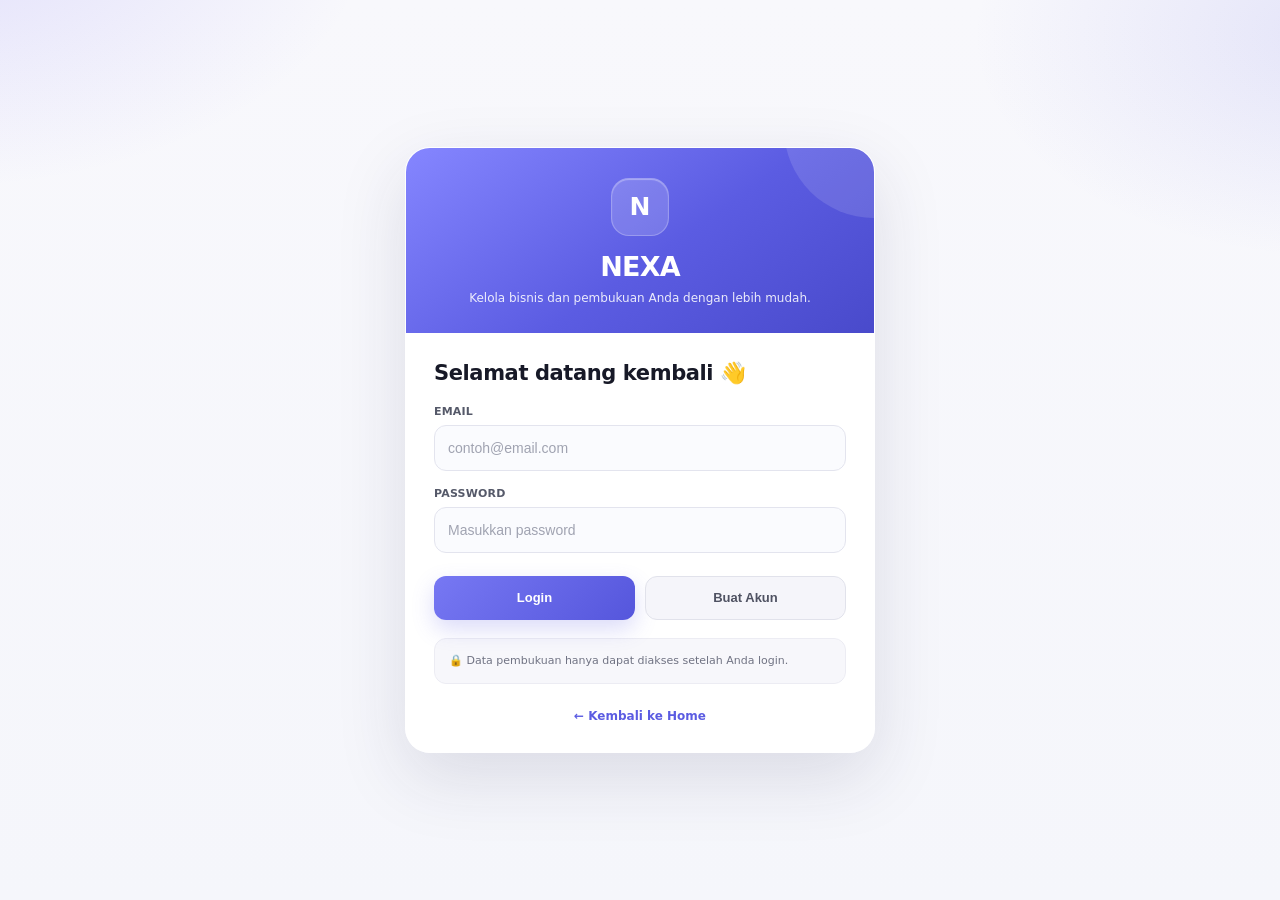
<file: cloud.html>
<!DOCTYPE html>
<html lang="id">
<head>
<meta charset="UTF-8">
<meta name="viewport" content="width=device-width,initial-scale=1.0">
<title>NEXA — Login & Register</title>
<style>
:root{--primary:#5b5ce2;--primary2:#7b6ff6;--ink:#171927;--muted:#737789;--line:#e3e4ee;--bg:#f5f6fb}
*{margin:0;padding:0;box-sizing:border-box}
body{font-family:Inter,ui-sans-serif,system-ui,-apple-system,BlinkMacSystemFont,"Segoe UI",sans-serif;background:radial-gradient(700px 420px at -5% -8%,rgba(123,111,246,.18),transparent 62%),radial-gradient(600px 360px at 105% 4%,rgba(91,92,226,.13),transparent 62%),linear-gradient(180deg,#f8f8fc 0%,var(--bg) 100%);min-height:100vh;display:flex;justify-content:center;align-items:center;padding:22px;color:var(--ink)}
.container{width:100%;max-width:470px;background:rgba(255,255,255,.92);border:1px solid rgba(255,255,255,.95);border-radius:25px;overflow:hidden;box-shadow:0 24px 70px rgba(37,39,75,.13);backdrop-filter:blur(16px)}
.header{padding:30px 28px 26px;text-align:center;background:linear-gradient(145deg,#8586ff 0%,#5b5ce2 55%,#494acb 100%);color:#fff;position:relative;overflow:hidden}
.header:after{content:"";position:absolute;width:180px;height:180px;right:-90px;top:-110px;border-radius:50%;background:rgba(255,255,255,.12)}
.logo{width:58px;height:58px;margin:0 auto 15px;border-radius:18px;display:grid;place-items:center;font-size:25px;font-weight:900;background:rgba(255,255,255,.16);border:1px solid rgba(255,255,255,.24);box-shadow:inset 0 1px 1px rgba(255,255,255,.35)}
.header h1{font-size:27px;letter-spacing:-.8px;margin-bottom:7px}.header p{font-size:12px;opacity:.88;line-height:1.5}.content{padding:28px}h2{font-size:21px;letter-spacing:-.4px;margin-bottom:20px;color:var(--ink)}
.form-group{margin-bottom:16px}label{display:block;margin-bottom:7px;font-size:11px;font-weight:800;color:#555969;letter-spacing:.2px}input{width:100%;min-height:46px;padding:12px 13px;border:1px solid var(--line);border-radius:12px;font-size:14px;background:#fafbfe;color:var(--ink);transition:.18s ease}input::placeholder{color:#a0a3b1}input:focus{outline:none;border-color:rgba(91,92,226,.55);background:#fff;box-shadow:0 0 0 4px rgba(91,92,226,.09)}
.button-group{display:grid;grid-template-columns:1fr 1fr;gap:10px;margin-top:23px}button{min-height:44px;border:none;border-radius:12px;font-size:13px;font-weight:800;cursor:pointer;transition:transform .15s ease,box-shadow .15s ease,opacity .15s ease}button:active{transform:scale(.99)}button:disabled{opacity:.6;cursor:not-allowed}.btn-primary{color:#fff;background:linear-gradient(135deg,#7778f3 0%,#5556dc 100%);box-shadow:0 9px 22px rgba(91,92,226,.22)}.btn-primary:hover:not(:disabled){box-shadow:0 12px 27px rgba(91,92,226,.3)}.btn-secondary{background:#f5f5fa;color:#4f5262;border:1px solid #e1e2eb}.btn-secondary:hover:not(:disabled){background:#ededf7}
.alert{display:none;padding:12px 13px;margin-bottom:18px;border-radius:12px;font-size:12px;line-height:1.5}.alert.show{display:block}.alert.success{background:#e9f8ef;color:#17653a;border:1px solid #cdebd9}.alert.error{background:#fff0f0;color:#a72f2f;border:1px solid #f3d0d0}.alert.info{background:#eef0ff;color:#4447a5;border:1px solid #daddff}
.loading{display:none;text-align:center;color:var(--primary);font-size:11px;margin:14px 0}.spinner{display:inline-block;width:14px;height:14px;border:2px solid #e5e5ef;border-top:2px solid var(--primary);border-radius:50%;animation:spin 1s linear infinite;margin-right:7px;vertical-align:-2px}@keyframes spin{from{transform:rotate(0deg)}to{transform:rotate(360deg)}}
.info{margin-top:18px;padding:13px 14px;background:#f7f7fb;border:1px solid #ececf3;border-radius:12px;font-size:11px;line-height:1.65;color:#707383}.info strong{color:#5558d9}.back-link{text-align:center;margin-top:21px}.back-link a{color:var(--primary);text-decoration:none;font-size:12px;font-weight:700}.back-link a:hover{text-decoration:underline}
.auth-switch{text-align:center;margin-top:16px;font-size:11px;color:#858896}.auth-switch button{min-height:auto;padding:0;background:none;border:0;color:var(--primary);font-size:11px;box-shadow:none}
@media(max-width:520px){body{padding:12px}.container{border-radius:21px}.header{padding:25px 20px 23px}.content{padding:22px 18px}.header h1{font-size:24px}.logo{width:52px;height:52px;border-radius:16px;font-size:23px}.button-group{grid-template-columns:1fr}}
@media(prefers-reduced-motion:reduce){*,*::before,*::after{animation-duration:.01ms!important;transition-duration:.01ms!important}}
</style>
</head>
<body>
<div class="container">
  <div class="header"><div class="logo">N</div><h1>NEXA</h1><p>Kelola bisnis dan pembukuan Anda dengan lebih mudah.</p></div>
  <div class="content">
    <div id="alert" class="alert" role="alert" aria-live="polite"></div>
    <form id="loginForm" novalidate><h2>Selamat datang kembali 👋</h2><div class="form-group"><label for="loginEmail">EMAIL</label><input type="email" id="loginEmail" placeholder="contoh@email.com" autocomplete="email" required></div><div class="form-group"><label for="loginPassword">PASSWORD</label><input type="password" id="loginPassword" placeholder="Masukkan password" autocomplete="current-password" required></div><div id="loginLoading" class="loading"><span class="spinner"></span>Menghubungkan ke cloud...</div><div class="button-group"><button type="submit" class="btn btn-primary" id="loginBtn">Login</button><button type="button" class="btn btn-secondary" id="showRegisterBtn">Buat Akun</button></div><div class="info">🔒 Data pembukuan hanya dapat diakses setelah Anda login.</div></form>
    <form id="registerForm" style="display:none" novalidate><h2>Buat akun NEXA ✨</h2><div class="form-group"><label for="registerName">NAMA LENGKAP</label><input type="text" id="registerName" placeholder="Nama Anda" autocomplete="name" required></div><div class="form-group"><label for="registerEmail">EMAIL</label><input type="email" id="registerEmail" placeholder="contoh@email.com" autocomplete="email" required></div><div class="form-group"><label for="registerPassword">PASSWORD</label><input type="password" id="registerPassword" placeholder="Minimal 8 karakter" autocomplete="new-password" minlength="8" required></div><div class="form-group"><label for="registerPasswordConfirm">KONFIRMASI PASSWORD</label><input type="password" id="registerPasswordConfirm" placeholder="Ketik ulang password" autocomplete="new-password" required></div><div id="registerLoading" class="loading"><span class="spinner"></span>Membuat akun...</div><div class="button-group"><button type="submit" class="btn btn-primary" id="registerBtn">Daftar Sekarang</button><button type="button" class="btn btn-secondary" id="showLoginBtn">Kembali Login</button></div><div class="info">☁️ Dengan akun NEXA Anda dapat melakukan <strong>backup</strong>, sinkronisasi, dan mengakses data bisnis dari perangkat lain.</div></form>
    <div class="back-link"><a href="./index.html">← Kembali ke Home</a></div>
  </div>
</div>
<script src="./cloud.js"></script>
<script>
'use strict';
function toggleAuthForm(showRegister){document.getElementById('loginForm').style.display=showRegister?'none':'block';document.getElementById('registerForm').style.display=showRegister?'block':'none';hideAlert();}
function initCloudAuthPage(){document.getElementById('loginForm').addEventListener('submit',handleLogin);document.getElementById('registerForm').addEventListener('submit',handleRegister);document.getElementById('showRegisterBtn').addEventListener('click',()=>toggleAuthForm(true));document.getElementById('showLoginBtn').addEventListener('click',()=>toggleAuthForm(false));checkExistingCloudSession();}
async function checkExistingCloudSession(){if(!getCloudCredentials()?.token)return;const valid=await validateCloudSession();if(valid){showAlert('✅ Anda sudah login. Mengarahkan ke aplikasi...','info');setTimeout(()=>{window.location.href='./index.html'},800);}}
if(document.readyState==='loading')document.addEventListener('DOMContentLoaded',initCloudAuthPage);else initCloudAuthPage();
</script>
</body>
</html>
</file>
